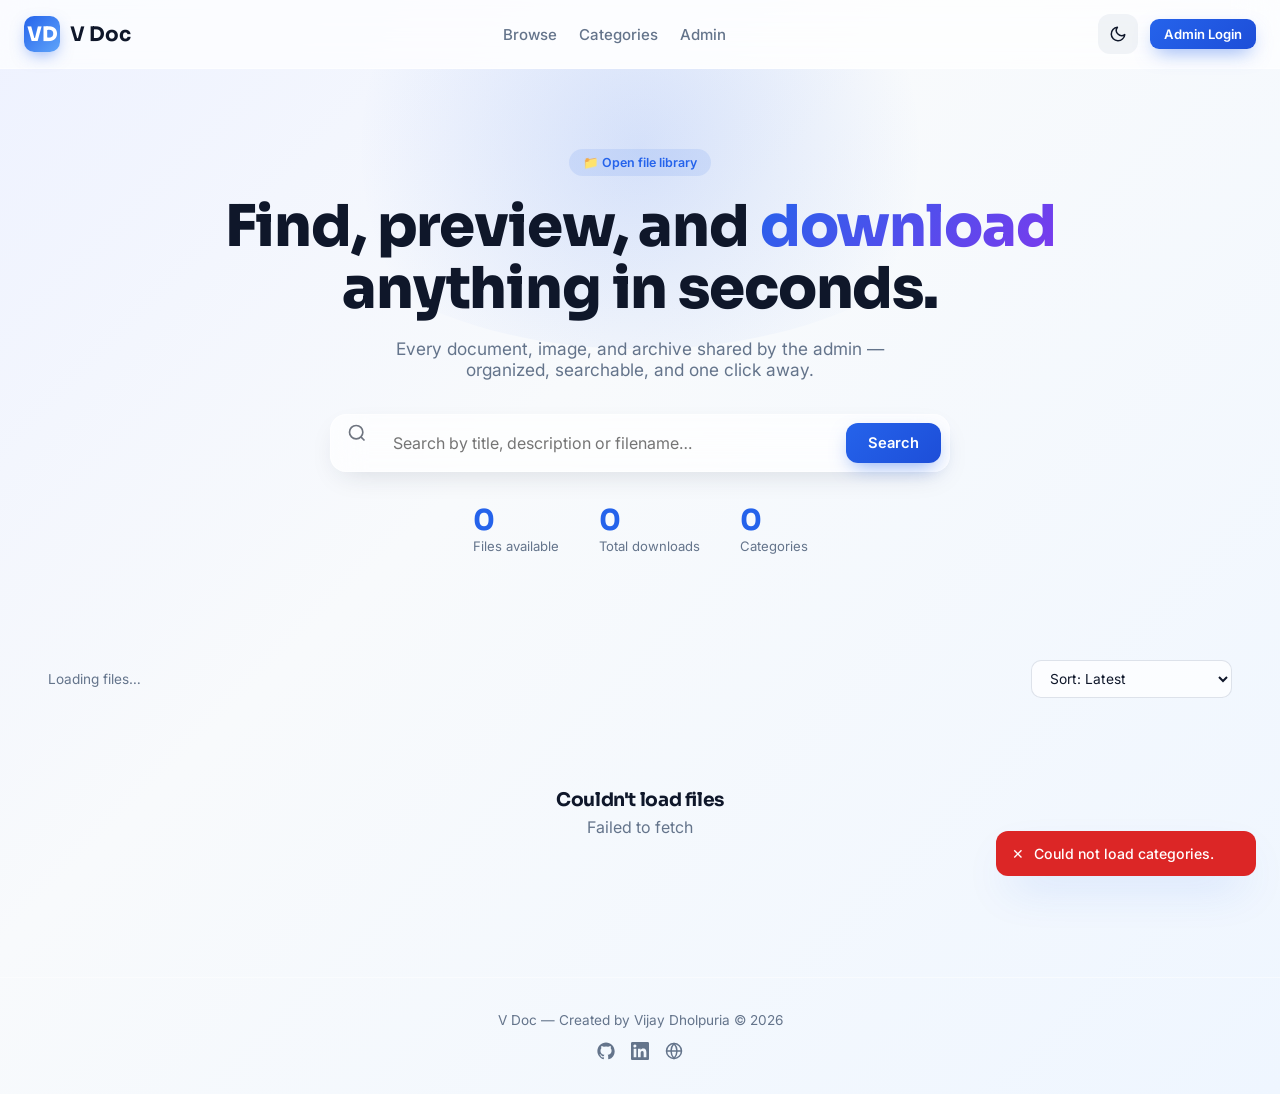
<file: frontend/index.html>
<!DOCTYPE html>
<html lang="en">
<head>
<meta charset="UTF-8">
<meta name="viewport" content="width=device-width, initial-scale=1.0">
<meta name="color-scheme" content="light dark">
<title>V Doc — Browse &amp; Download Files</title>
<link rel="icon" type="image/png" href="./images/logo_aaa17f3a47b6436aa9fff8395fd74966.png">
<link rel="preconnect" href="https://fonts.googleapis.com">
<link href="https://fonts.googleapis.com/css2?family=Sora:wght@600;700;800&family=Inter:wght@400;500;600;700&display=swap" rel="stylesheet">
<link rel="stylesheet" href="./css/style.css">
</head>
<body>

<div class="page-loader"><div class="spinner"></div><p>Loading <span data-site-name>V Doc</span>…</p></div>

<!-- Per-file PIN modal: opens only when View/Download is clicked on a locked
     file, and only for that one file. Verified server-side; once unlocked,
     the file stays unlocked for the rest of the valid session. -->
<div class="pin-gate" id="pinGate" style="display:none">
  <div class="pin-card glass" id="pinCard">
    <button class="icon-btn" id="pinModalClose" aria-label="Close" style="position:absolute;top:14px;right:14px">
      <svg width="16" height="16" viewBox="0 0 24 24" fill="none" stroke="currentColor" stroke-width="2"><path d="M18 6 6 18M6 6l12 12"/></svg>
    </button>
    <div class="pin-lock-icon">
      <svg width="26" height="26" viewBox="0 0 24 24" fill="none" stroke="currentColor" stroke-width="2"><rect x="3" y="11" width="18" height="11" rx="2"/><path d="M7 11V7a5 5 0 0 1 10 0v4"/></svg>
    </div>
    <h2>Protected File</h2>
    <p>"<span id="pinModalFileTitle">this file</span>" requires a 6-digit PIN to access its contents.</p>
    <div class="pin-inputs" id="pinInputs">
      <input type="text" inputmode="numeric" autocomplete="one-time-code" maxlength="1" class="pin-box" aria-label="Digit 1">
      <input type="text" inputmode="numeric" maxlength="1" class="pin-box" aria-label="Digit 2">
      <input type="text" inputmode="numeric" maxlength="1" class="pin-box" aria-label="Digit 3">
      <input type="text" inputmode="numeric" maxlength="1" class="pin-box" aria-label="Digit 4">
      <input type="text" inputmode="numeric" maxlength="1" class="pin-box" aria-label="Digit 5">
      <input type="text" inputmode="numeric" maxlength="1" class="pin-box" aria-label="Digit 6">
    </div>
    <p class="pin-error" id="pinError" style="display:none">Incorrect PIN. Please try again.</p>
    <button class="btn btn-primary btn-block" id="pinSubmitBtn">Unlock</button>
  </div>
</div>

<nav class="navbar">
  <a href="./index.html" class="brand">
    <span class="logo-mark" data-site-logo>VD</span>
    <span data-site-name>V Doc</span>
  </a>
  <div class="nav-links">
    <a href="./#browse">Browse</a>
    <a href="/#categories">Categories</a>
    <a href="./login.html">Admin</a>
  </div>
  <div class="nav-actions">
    <label class="nav-search" style="display:none" id="navSearchWrap">
      <svg width="16" height="16" viewBox="0 0 24 24" fill="none" stroke="currentColor" stroke-width="2"><circle cx="11" cy="11" r="8"/><path d="m21 21-4.35-4.35"/></svg>
      <input type="text" id="navSearchInput" placeholder="Search files…">
    </label>
    <button class="icon-btn" data-theme-toggle aria-label="Toggle dark mode"></button>
    <a href="./login.html" class="btn btn-primary btn-sm">Admin Login</a>
  </div>
</nav>

<header class="hero">
  <div class="hero-eyebrow">📁 Open file library</div>
  <h1>Find, preview, and <span>download</span><br>anything in seconds.</h1>
  <p>Every document, image, and archive shared by the admin — organized, searchable, and one click away.</p>
  <div class="hero-search glass">
    <svg width="20" height="20" viewBox="0 0 24 24" fill="none" stroke="currentColor" stroke-width="2" style="margin-left:8px;flex-shrink:0;opacity:.6"><circle cx="11" cy="11" r="8"/><path d="m21 21-4.35-4.35"/></svg>
    <input type="text" id="heroSearchInput" placeholder="Search by title, description or filename…">
    <button class="btn btn-primary" id="heroSearchBtn">Search</button>
  </div>
  <div class="hero-stats">
    <div class="hero-stat"><div class="num" id="statFiles">—</div><div class="label">Files available</div></div>
    <div class="hero-stat"><div class="num" id="statDownloads">—</div><div class="label">Total downloads</div></div>
    <div class="hero-stat"><div class="num" id="statCats">—</div><div class="label">Categories</div></div>
  </div>
</header>

<main class="section" id="browse">
  <div class="container">
    <div id="categoryChips" class="category-chips"></div>

    <div class="toolbar">
      <span class="result-count" id="resultCount">Loading files…</span>
      <select id="sortSelect">
        <option value="latest">Sort: Latest</option>
        <option value="oldest">Sort: Oldest</option>
        <option value="downloads">Sort: Most Downloaded</option>
        <option value="az">Sort: A–Z</option>
      </select>
    </div>

    <div class="file-grid" id="fileGrid"></div>
  </div>
</main>

<footer class="site-footer">
  <div class="footer-inner">
    <p><span data-site-name>V Doc</span> — Created by Vijay Dholpuria © 2026</p>
    <div class="footer-social">
      <a href="https://github.com/vijaydholpuria" target="_blank" rel="noopener noreferrer" aria-label="GitHub">
        <svg width="18" height="18" viewBox="0 0 24 24" fill="currentColor"><path d="M12 .5C5.73.5.5 5.73.5 12c0 5.08 3.29 9.39 7.86 10.91.57.1.78-.25.78-.55v-1.94c-3.2.7-3.88-1.54-3.88-1.54-.52-1.34-1.28-1.69-1.28-1.69-1.04-.71.08-.7.08-.7 1.16.08 1.77 1.19 1.77 1.19 1.03 1.76 2.7 1.25 3.36.96.1-.75.4-1.25.73-1.54-2.56-.29-5.25-1.28-5.25-5.7 0-1.26.45-2.29 1.19-3.09-.12-.29-.52-1.46.11-3.05 0 0 .97-.31 3.18 1.18a11.05 11.05 0 0 1 5.79 0c2.21-1.49 3.18-1.18 3.18-1.18.63 1.59.23 2.76.11 3.05.74.8 1.19 1.83 1.19 3.09 0 4.43-2.7 5.4-5.27 5.69.42.36.78 1.08.78 2.17v3.22c0 .3.21.66.79.55A10.51 10.51 0 0 0 23.5 12c0-6.27-5.23-11.5-11.5-11.5z"/></svg>
      </a>
      <a href="https://www.linkedin.com/in/vijaykumardholpuria" target="_blank" rel="noopener noreferrer" aria-label="LinkedIn">
        <svg width="18" height="18" viewBox="0 0 24 24" fill="currentColor"><path d="M20.45 20.45h-3.56v-5.57c0-1.33-.02-3.04-1.85-3.04-1.85 0-2.14 1.45-2.14 2.94v5.67H9.34V9h3.42v1.56h.05c.48-.9 1.64-1.85 3.38-1.85 3.61 0 4.28 2.38 4.28 5.47v6.27zM5.34 7.43a2.07 2.07 0 1 1 0-4.13 2.07 2.07 0 0 1 0 4.13zM7.12 20.45H3.56V9h3.56v11.45zM22.22 0H1.77C.79 0 0 .77 0 1.73v20.54C0 23.23.79 24 1.77 24h20.45C23.2 24 24 23.23 24 22.27V1.73C24 .77 23.2 0 22.22 0z"/></svg>
      </a>
      <a href="https://vijaydholpuria.vercel.app/" target="_blank" rel="noopener noreferrer" aria-label="Portfolio">
        <svg width="18" height="18" viewBox="0 0 24 24" fill="none" stroke="currentColor" stroke-width="2"><circle cx="12" cy="12" r="10"/><path d="M2 12h20M12 2a15.3 15.3 0 0 1 4 10 15.3 15.3 0 0 1-4 10 15.3 15.3 0 0 1-4-10 15.3 15.3 0 0 1 4-10z"/></svg>
      </a>
    </div>
  </div>
</footer>

<!-- Preview Modal -->
<div class="modal-overlay" id="previewModal">
  <div class="modal-box glass">
    <div class="modal-head">
      <h3 id="modalTitle">File preview</h3>
      <button class="icon-btn" id="modalClose" aria-label="Close">
        <svg width="18" height="18" viewBox="0 0 24 24" fill="none" stroke="currentColor" stroke-width="2"><path d="M18 6 6 18M6 6l12 12"/></svg>
      </button>
    </div>
    <div class="modal-body">
      <div class="modal-preview" id="modalPreview"></div>
      <p id="modalDesc" style="color:var(--text-muted);font-size:.88rem;margin-bottom:16px;line-height:1.6"></p>
      <div class="modal-meta-grid">
        <div><span>Category</span><span id="modalCat" style="font-weight:600"></span></div>
        <div><span>File size</span><span id="modalSize" style="font-weight:600"></span></div>
        <div><span>Uploaded</span><span id="modalDate" style="font-weight:600"></span></div>
        <div><span>Downloads</span><span id="modalDownloads" style="font-weight:600"></span></div>
      </div>
    </div>
    <div class="modal-foot">
      <button class="btn btn-outline btn-block" id="modalCloseBtn">Close</button>
      <a class="btn btn-primary btn-block" id="modalDownloadBtn" href="#">Download</a>
    </div>
  </div>
</div>

<script src="./js/common.js"></script>
<script src="./js/app.js"></script>
</body>
</html>
</file>
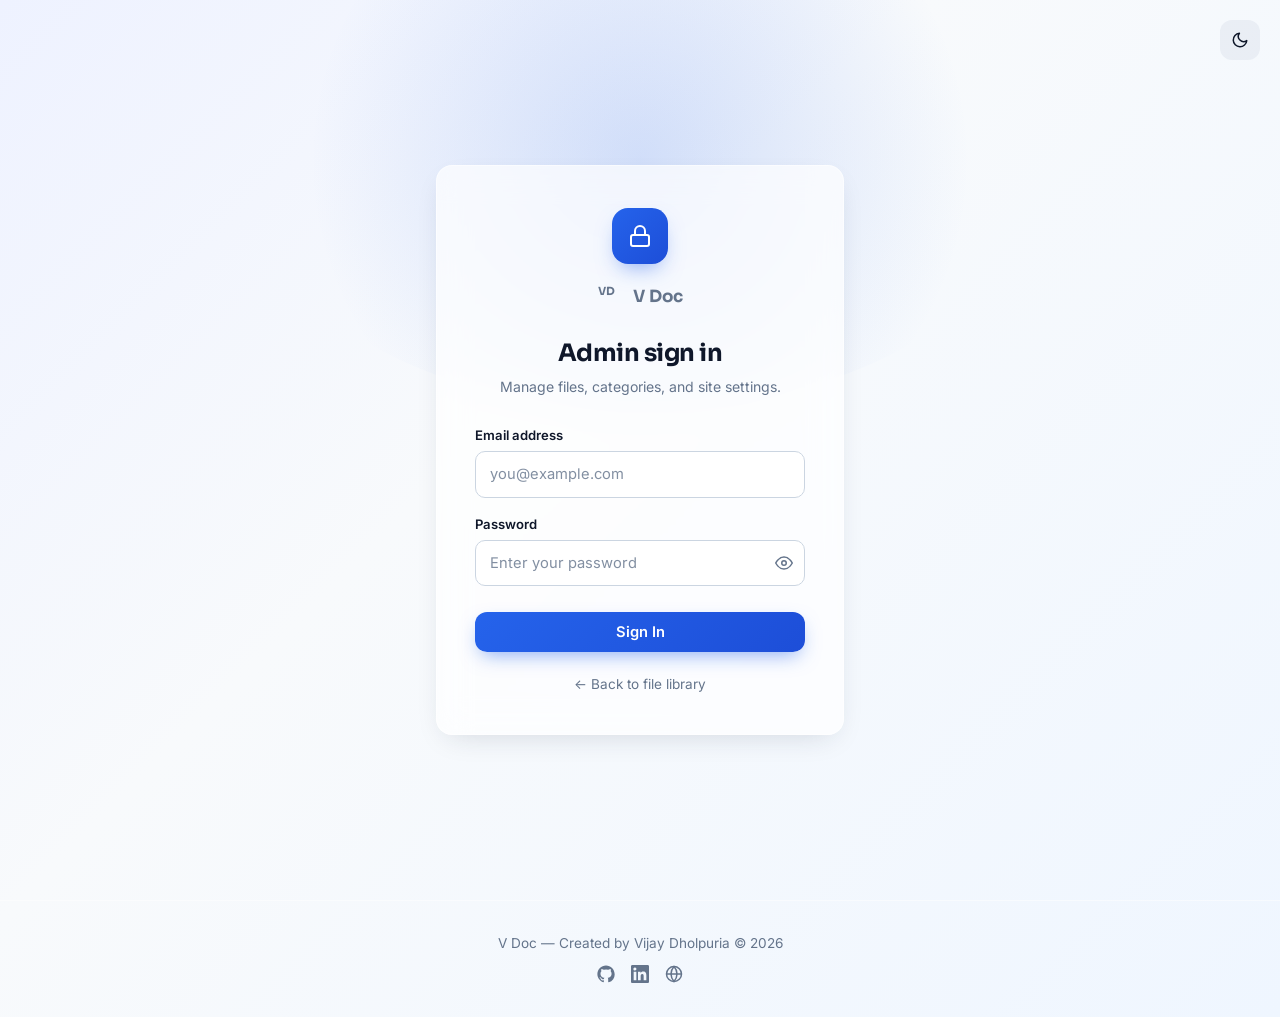
<file: frontend/admin.html>
<!DOCTYPE html>
<html lang="en">
<head>
<meta charset="UTF-8">
<meta name="viewport" content="width=device-width, initial-scale=1.0">
<meta name="color-scheme" content="light dark">
<title>Admin Dashboard — V Doc</title>
<link rel="icon" type="image/png" href="./images/logo_aaa17f3a47b6436aa9fff8395fd74966.png">
<link rel="preconnect" href="https://fonts.googleapis.com">
<link href="https://fonts.googleapis.com/css2?family=Sora:wght@600;700;800&family=Inter:wght@400;500;600;700&display=swap" rel="stylesheet">
<link rel="stylesheet" href="./css/style.css">
<link rel="stylesheet" href="./css/admin.css">
</head>
<body>

<div class="page-loader"><div class="spinner"></div><p>Loading dashboard…</p></div>
<div class="sidebar-overlay" id="sidebarOverlay"></div>

<div class="admin-shell">
  <aside class="sidebar glass" id="sidebar">
    <div class="sidebar-brand"><span class="logo-mark" data-site-logo>VD</span><span data-site-name>V Doc</span></div>

    <div class="sidebar-section-label">Menu</div>
    <a href="#" class="side-link active" data-view="dashboard">
      <svg width="18" height="18" viewBox="0 0 24 24" fill="none" stroke="currentColor" stroke-width="2"><rect x="3" y="3" width="7" height="9"/><rect x="14" y="3" width="7" height="5"/><rect x="14" y="12" width="7" height="9"/><rect x="3" y="16" width="7" height="5"/></svg>
      Dashboard
    </a>
    <a href="#" class="side-link" data-view="upload">
      <svg width="18" height="18" viewBox="0 0 24 24" fill="none" stroke="currentColor" stroke-width="2"><path d="M21 15v4a2 2 0 0 1-2 2H5a2 2 0 0 1-2-2v-4"/><path d="M17 8l-5-5-5 5"/><path d="M12 3v12"/></svg>
      Upload File
    </a>
    <a href="#" class="side-link" data-view="files">
      <svg width="18" height="18" viewBox="0 0 24 24" fill="none" stroke="currentColor" stroke-width="2"><path d="M14 2H6a2 2 0 0 0-2 2v16a2 2 0 0 0 2 2h12a2 2 0 0 0 2-2V8z"/><path d="M14 2v6h6"/></svg>
      Manage Files
    </a>
    <a href="#" class="side-link" data-view="categories">
      <svg width="18" height="18" viewBox="0 0 24 24" fill="none" stroke="currentColor" stroke-width="2"><path d="M4 4h6l2 2h8v12H4z"/></svg>
      Categories
    </a>
    <a href="#" class="side-link" data-view="settings">
      <svg width="18" height="18" viewBox="0 0 24 24" fill="none" stroke="currentColor" stroke-width="2"><circle cx="12" cy="12" r="3"/><path d="M19.4 15a1.65 1.65 0 0 0 .33 1.82l.06.06a2 2 0 1 1-2.83 2.83l-.06-.06a1.65 1.65 0 0 0-1.82-.33 1.65 1.65 0 0 0-1 1.51V21a2 2 0 0 1-4 0v-.09A1.65 1.65 0 0 0 9 19.4a1.65 1.65 0 0 0-1.82.33l-.06.06a2 2 0 1 1-2.83-2.83l.06-.06a1.65 1.65 0 0 0 .33-1.82 1.65 1.65 0 0 0-1.51-1H3a2 2 0 0 1 0-4h.09A1.65 1.65 0 0 0 4.6 9a1.65 1.65 0 0 0-.33-1.82l-.06-.06a2 2 0 1 1 2.83-2.83l.06.06a1.65 1.65 0 0 0 1.82.33H9a1.65 1.65 0 0 0 1-1.51V3a2 2 0 0 1 4 0v.09a1.65 1.65 0 0 0 1 1.51 1.65 1.65 0 0 0 1.82-.33l.06-.06a2 2 0 1 1 2.83 2.83l-.06.06a1.65 1.65 0 0 0-.33 1.82V9a1.65 1.65 0 0 0 1.51 1H21a2 2 0 0 1 0 4h-.09a1.65 1.65 0 0 0-1.51 1z"/></svg>
      Settings
    </a>

    <div class="sidebar-footer">
      <a href="./index.html" class="side-link"><svg width="18" height="18" viewBox="0 0 24 24" fill="none" stroke="currentColor" stroke-width="2"><path d="M3 9l9-7 9 7v11a2 2 0 0 1-2 2H5a2 2 0 0 1-2-2z"/></svg>View Site</a>
      <a href="#" class="side-link" id="logoutBtn"><svg width="18" height="18" viewBox="0 0 24 24" fill="none" stroke="currentColor" stroke-width="2"><path d="M9 21H5a2 2 0 0 1-2-2V5a2 2 0 0 1 2-2h4"/><path d="M16 17l5-5-5-5"/><path d="M21 12H9"/></svg>Logout</a>
    </div>
  </aside>

  <div class="admin-main">
    <header class="admin-topbar">
      <div class="topbar-left">
        <button class="icon-btn sidebar-toggle" id="sidebarToggle" aria-label="Toggle menu">
          <svg width="20" height="20" viewBox="0 0 24 24" fill="none" stroke="currentColor" stroke-width="2"><path d="M3 12h18M3 6h18M3 18h18"/></svg>
        </button>
        <h1 id="pageTitle">Dashboard</h1>
      </div>
      <div class="topbar-right">
        <div class="topbar-stat"><div class="num" id="topStorage">—</div><div class="label">Storage used</div></div>
        <div class="topbar-stat"><div class="num" id="topDownloads">—</div><div class="label">Downloads</div></div>
        <button class="icon-btn" data-theme-toggle aria-label="Toggle dark mode"></button>
        <button class="icon-btn" aria-label="Notifications">
          <svg width="18" height="18" viewBox="0 0 24 24" fill="none" stroke="currentColor" stroke-width="2"><path d="M18 8A6 6 0 0 0 6 8c0 7-3 9-3 9h18s-3-2-3-9"/><path d="M13.73 21a2 2 0 0 1-3.46 0"/></svg>
        </button>
        <div class="avatar" id="avatarInitial">A</div>
      </div>
    </header>

    <div class="admin-content">

      <!-- ===== Dashboard view ===== -->
      <section class="admin-view active" id="view-dashboard">
        <div class="stats-grid">
          <div class="glass stat-card">
            <div class="stat-card-top"><div class="stat-icon" style="background:#2563EB"><svg width="20" height="20" viewBox="0 0 24 24" fill="none" stroke="#fff" stroke-width="2"><path d="M14 2H6a2 2 0 0 0-2 2v16a2 2 0 0 0 2 2h12a2 2 0 0 0 2-2V8z"/><path d="M14 2v6h6"/></svg></div></div>
            <div class="stat-value" id="dTotalFiles">0</div><div class="stat-label">Total Files</div>
          </div>
          <div class="glass stat-card">
            <div class="stat-card-top"><div class="stat-icon" style="background:#16A34A"><svg width="20" height="20" viewBox="0 0 24 24" fill="none" stroke="#fff" stroke-width="2"><path d="M21 15v4a2 2 0 0 1-2 2H5a2 2 0 0 1-2-2v-4"/><path d="M7 10l5 5 5-5"/><path d="M12 15V3"/></svg></div></div>
            <div class="stat-value" id="dTotalDownloads">0</div><div class="stat-label">Total Downloads</div>
          </div>
          <div class="glass stat-card">
            <div class="stat-card-top"><div class="stat-icon" style="background:#D97706"><svg width="20" height="20" viewBox="0 0 24 24" fill="none" stroke="#fff" stroke-width="2"><rect x="3" y="4" width="18" height="18" rx="2"/><path d="M16 2v4M8 2v4M3 10h18"/></svg></div></div>
            <div class="stat-value" id="dTodayUploads">0</div><div class="stat-label">Today's Uploads</div>
          </div>
          <div class="glass stat-card">
            <div class="stat-card-top"><div class="stat-icon" style="background:#7C3AED"><svg width="20" height="20" viewBox="0 0 24 24" fill="none" stroke="#fff" stroke-width="2"><path d="M4 4h6l2 2h8v12H4z"/></svg></div></div>
            <div class="stat-value" id="dTotalCats">0</div><div class="stat-label">Categories</div>
          </div>
          <div class="glass stat-card">
            <div class="stat-card-top"><div class="stat-icon" style="background:#DB2777"><svg width="20" height="20" viewBox="0 0 24 24" fill="none" stroke="#fff" stroke-width="2"><ellipse cx="12" cy="5" rx="9" ry="3"/><path d="M3 5v14a9 3 0 0 0 18 0V5"/></svg></div></div>
            <div class="stat-value" id="dStorageUsed">0 B</div><div class="stat-label">Storage Used</div>
          </div>
        </div>

        <div class="panel glass">
          <div class="panel-head">
            <h3>Recent Uploads</h3>
            <a href="#" class="btn btn-outline btn-sm" data-view-link="files">View all</a>
          </div>
          <div class="table-wrap">
            <table class="data-table">
              <thead><tr><th>File</th><th>Category</th><th>Size</th><th>Uploaded</th><th>Downloads</th></tr></thead>
              <tbody id="recentUploadsBody"></tbody>
            </table>
          </div>
        </div>
      </section>

      <!-- ===== Upload view ===== -->
      <section class="admin-view" id="view-upload">
        <div class="panel glass" style="max-width:640px">
          <div class="panel-head"><h3>Upload a new file</h3></div>
          <form id="uploadForm">
            <div class="dropzone" id="dropzone">
              <svg width="40" height="40" viewBox="0 0 24 24" fill="none" stroke="currentColor" stroke-width="1.8"><path d="M21 15v4a2 2 0 0 1-2 2H5a2 2 0 0 1-2-2v-4"/><path d="M17 8l-5-5-5 5"/><path d="M12 3v12"/></svg>
              <div><span class="browse-text">Click to browse</span> or drag &amp; drop</div>
              <p>Any file type · up to 1 GB</p>
              <input type="file" id="fileInput" hidden>
            </div>
            <div class="file-chosen" id="fileChosen">
              <div class="file-icon" id="chosenIcon" style="width:38px;height:38px;font-size:.6rem">FILE</div>
              <div style="flex:1;min-width:0">
                <div class="name" id="chosenName">—</div>
                <div class="size" id="chosenSize">—</div>
              </div>
              <button type="button" class="icon-btn" id="clearFile" aria-label="Remove file"><svg width="16" height="16" viewBox="0 0 24 24" fill="none" stroke="currentColor" stroke-width="2"><path d="M18 6 6 18M6 6l12 12"/></svg></button>
            </div>

            <div class="form-group" style="margin-top:18px">
              <label for="uploadTitle">Title</label>
              <input type="text" id="uploadTitle" class="form-control" placeholder="e.g. Chapter 3 Notes" required>
            </div>
            <div class="form-group">
              <label for="uploadDesc">Description</label>
              <textarea id="uploadDesc" class="form-control" placeholder="Briefly describe this file…"></textarea>
            </div>
            <div class="form-group">
              <label for="uploadCategory">Category</label>
              <select id="uploadCategory" class="form-control"></select>
            </div>

            <div class="form-group pin-field-group">
              <label for="uploadPin">Secure Access PIN <span class="hint">(6 digits — required to protect this file)</span></label>
              <div class="pin-input-row">
                <input type="password" id="uploadPin" class="form-control pin-text-input" inputmode="numeric" maxlength="6" placeholder="● ● ● ● ● ●" autocomplete="off">
                <button type="button" class="icon-btn" id="togglePinVisibility" aria-label="Show PIN">
                  <svg width="18" height="18" viewBox="0 0 24 24" fill="none" stroke="currentColor" stroke-width="2"><path d="M1 12s4-8 11-8 11 8 11 8-4 8-11 8-11-8-11-8z"/><circle cx="12" cy="12" r="3"/></svg>
                </button>
              </div>
              <p class="hint">Digits only, exactly 6 characters. Visitors must enter this PIN before they can view or download this file.</p>
            </div>
            <div class="form-group pin-field-group">
              <label for="uploadPinConfirm">Confirm PIN</label>
              <input type="password" id="uploadPinConfirm" class="form-control pin-text-input" inputmode="numeric" maxlength="6" placeholder="● ● ● ● ● ●" autocomplete="off">
            </div>

            <div class="progress-wrap" id="progressWrap">
              <div class="progress-bar-track"><div class="progress-bar-fill" id="progressFill"></div></div>
              <div class="progress-label"><span id="progressText">Uploading…</span><span id="progressPct">0%</span></div>
            </div>

            <button type="submit" class="btn btn-primary btn-block" id="uploadBtn" style="margin-top:18px">Upload File</button>
          </form>
        </div>
      </section>

      <!-- ===== Manage Files view ===== -->
      <section class="admin-view" id="view-files">
        <div class="panel glass">
          <div class="panel-head">
            <h3>Manage Files</h3>
            <div style="display:flex;gap:10px">
              <input type="text" id="manageSearch" class="form-control" placeholder="Search files…" style="width:220px">
              <button class="btn btn-primary btn-sm" data-view-link="upload">+ Upload</button>
            </div>
          </div>
          <div class="table-wrap">
            <table class="data-table">
              <thead><tr><th>File</th><th>Category</th><th>Size</th><th>Uploaded</th><th>Downloads</th><th>Protection</th><th>Actions</th></tr></thead>
              <tbody id="manageFilesBody"></tbody>
            </table>
          </div>
        </div>
      </section>

      <!-- ===== Categories view ===== -->
      <section class="admin-view" id="view-categories">
        <div class="panel glass">
          <div class="panel-head">
            <h3>Categories</h3>
            <button class="btn btn-primary btn-sm" id="addCategoryBtn">+ New Category</button>
          </div>
          <div id="categoryAddRow" style="display:none;gap:10px;margin-bottom:18px" class="form-row">
            <input type="text" id="newCategoryName" class="form-control" placeholder="Category name">
            <div style="display:flex;gap:8px">
              <button class="btn btn-primary" id="saveCategoryBtn">Save</button>
              <button class="btn btn-outline" id="cancelCategoryBtn">Cancel</button>
            </div>
          </div>
          <div class="category-grid" id="categoryGrid"></div>
        </div>
      </section>

      <!-- ===== Settings view ===== -->
      <section class="admin-view" id="view-settings">
        <div class="settings-grid">
          <div class="panel glass">
            <div class="panel-head"><h3>Site Settings</h3></div>
            <div class="form-group">
              <label>Website name</label>
              <input type="text" id="settingsName" class="form-control">
            </div>
            <div class="form-group">
              <label>Logo</label>
              <div style="display:flex;align-items:center;gap:14px">
                <img id="logoPreview" class="logo-preview" src="" alt="Logo preview">
                <input type="file" id="logoInput" accept="image/*" hidden>
                <button type="button" class="btn btn-outline btn-sm" id="logoBtn">Change logo</button>
              </div>
            </div>
            <div class="form-group">
              <label>Theme</label>
              <div class="theme-toggle-row">
                <div class="theme-option" data-theme-option="light">☀️ Light</div>
                <div class="theme-option" data-theme-option="dark">🌙 Dark</div>
              </div>
            </div>
            <div class="form-group">
              <label>Primary color</label>
              <div class="color-swatches" id="colorSwatches"></div>
            </div>
            <button class="btn btn-primary" id="saveSettingsBtn" style="margin-top:8px">Save Settings</button>
          </div>

          <div class="panel glass">
            <div class="panel-head"><h3>Change Password</h3></div>
            <div class="form-group">
              <label>Current password</label>
              <input type="password" id="currentPw" class="form-control">
            </div>
            <div class="form-group">
              <label>New password</label>
              <input type="password" id="newPw" class="form-control">
              <p class="hint">At least 6 characters.</p>
            </div>
            <button class="btn btn-primary" id="changePwBtn">Update Password</button>
          </div>

          <div class="panel glass" style="grid-column:1/-1">
            <div class="panel-head">
              <h3>File Access PINs</h3>
              <span class="badge">Per-file</span>
            </div>
            <p style="color:var(--text-muted);font-size:.86rem;line-height:1.6">
              Every file is protected by its own 6-digit PIN, set when it's uploaded. Visitors must enter a file's PIN before they can view or download it — go to <a href="#" data-view-link="files" style="color:var(--primary);font-weight:600">Manage Files</a> to change a file's PIN or see which files are protected.
            </p>
          </div>
        </div>
      </section>

    </div>
  </div>
</div>

<!-- Edit file modal -->
<div class="modal-overlay" id="editModal">
  <div class="modal-box glass" style="max-width:480px">
    <div class="modal-head"><h3>Edit File</h3><button class="icon-btn" id="editModalClose"><svg width="18" height="18" viewBox="0 0 24 24" fill="none" stroke="currentColor" stroke-width="2"><path d="M18 6 6 18M6 6l12 12"/></svg></button></div>
    <div class="modal-body">
      <input type="hidden" id="editFileId">
      <div class="form-group"><label>Title</label><input type="text" id="editTitle" class="form-control"></div>
      <div class="form-group"><label>Description</label><textarea id="editDesc" class="form-control"></textarea></div>
      <div class="form-group"><label>Category</label><select id="editCategory" class="form-control"></select></div>
    </div>
    <div class="modal-foot">
      <button class="btn btn-outline btn-block" id="editCancelBtn">Cancel</button>
      <button class="btn btn-primary btn-block" id="editSaveBtn">Save Changes</button>
    </div>
  </div>
</div>

<!-- Change PIN modal -->
<div class="modal-overlay" id="changePinModal">
  <div class="modal-box glass" style="max-width:420px">
    <div class="modal-head"><h3>Change Access PIN</h3><button class="icon-btn" id="changePinModalClose"><svg width="18" height="18" viewBox="0 0 24 24" fill="none" stroke="currentColor" stroke-width="2"><path d="M18 6 6 18M6 6l12 12"/></svg></button></div>
    <div class="modal-body">
      <input type="hidden" id="changePinFileId">
      <p style="color:var(--text-muted);font-size:.85rem;margin-bottom:16px">Set a new 6-digit PIN for "<span id="changePinFileTitle"></span>". The old PIN will stop working immediately, and anyone who unlocked this file this session will need to re-enter the new PIN.</p>
      <div class="form-group">
        <label for="newPinValue">New 6-digit PIN</label>
        <input type="text" id="newPinValue" class="form-control" inputmode="numeric" maxlength="6" placeholder="● ● ● ● ● ●">
      </div>
      <div class="form-group">
        <label for="confirmPinValue">Confirm PIN</label>
        <input type="text" id="confirmPinValue" class="form-control" inputmode="numeric" maxlength="6" placeholder="● ● ● ● ● ●">
      </div>
    </div>
    <div class="modal-foot">
      <button class="btn btn-outline btn-block" id="changePinCancelBtn">Cancel</button>
      <button class="btn btn-primary btn-block" id="changePinSaveBtn">Update PIN</button>
    </div>
  </div>
</div>

<!-- Confirm delete modal -->
<div class="modal-overlay confirm-modal" id="confirmModal">
  <div class="modal-box glass">
    <div class="modal-body" style="text-align:center;padding-top:30px">
      <div class="confirm-icon"><svg width="24" height="24" viewBox="0 0 24 24" fill="none" stroke="currentColor" stroke-width="2"><path d="M3 6h18M8 6V4a2 2 0 0 1 2-2h4a2 2 0 0 1 2 2v2m3 0v14a2 2 0 0 1-2 2H7a2 2 0 0 1-2-2V6h14z"/></svg></div>
      <h3 id="confirmTitle">Delete this item?</h3>
      <p id="confirmMessage" style="color:var(--text-muted);font-size:.88rem;margin-top:6px">This action cannot be undone.</p>
    </div>
    <div class="modal-foot">
      <button class="btn btn-outline btn-block" id="confirmCancelBtn">Cancel</button>
      <button class="btn btn-danger btn-block" id="confirmOkBtn">Delete</button>
    </div>
  </div>
</div>

<script src="./js/common.js"></script>
<script src="./js/admin.js"></script>
</body>
</html>
</file>
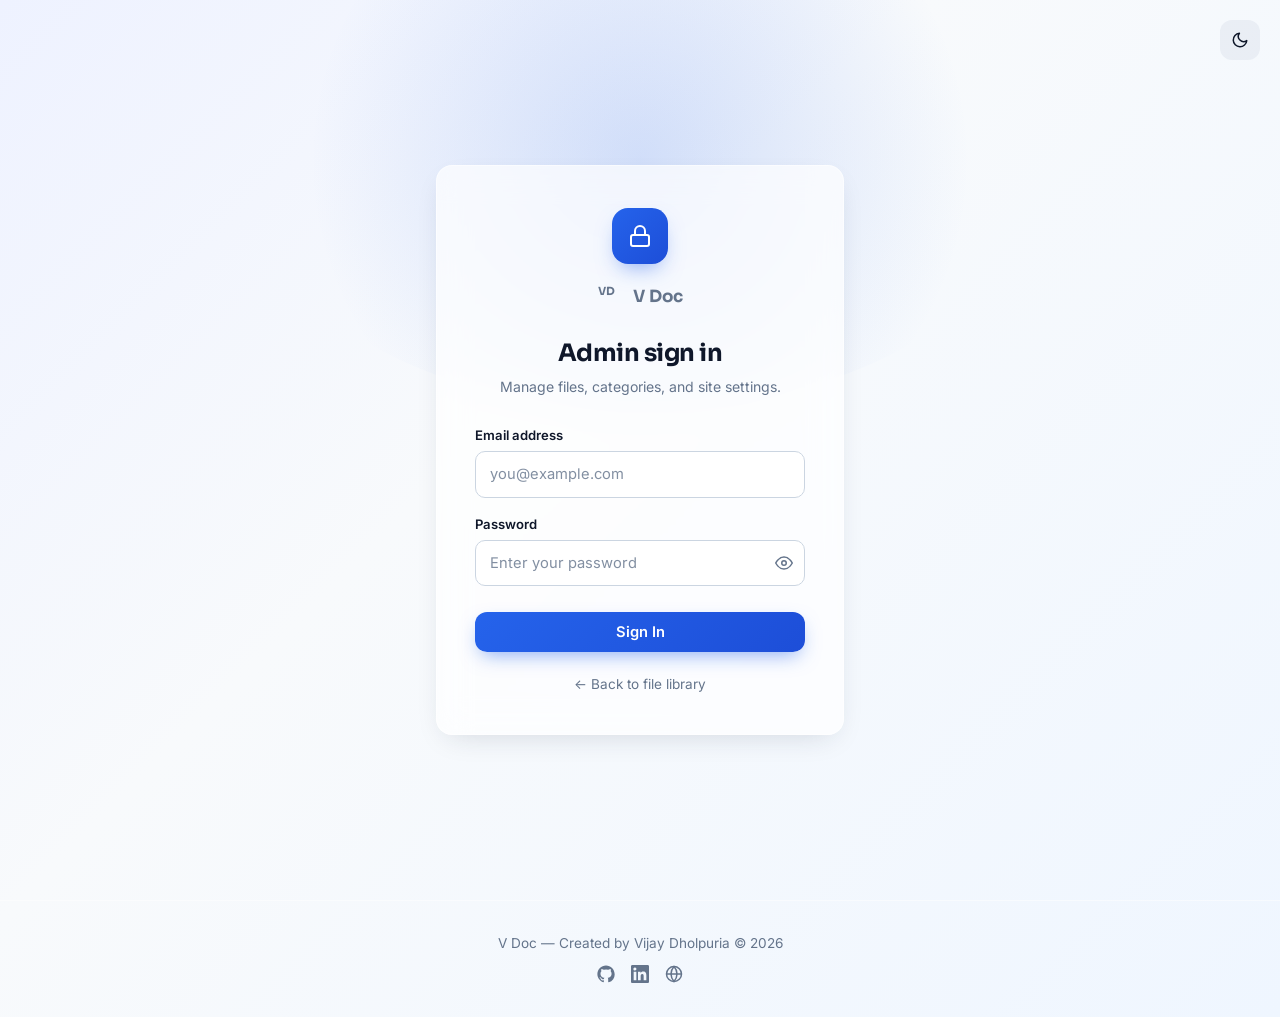
<file: frontend/login.html>
<!DOCTYPE html>
<html lang="en">
<head>
<meta charset="UTF-8">
<meta name="viewport" content="width=device-width, initial-scale=1.0">
<meta name="color-scheme" content="light dark">
<title>Admin Login — V Doc</title>
<link rel="icon" type="image/png" href="./images/logo_aaa17f3a47b6436aa9fff8395fd74966.png">
<link rel="preconnect" href="https://fonts.googleapis.com">
<link href="https://fonts.googleapis.com/css2?family=Sora:wght@600;700;800&family=Inter:wght@400;500;600;700&display=swap" rel="stylesheet">
<link rel="stylesheet" href="./css/style.css">
<style>
  .login-wrap { min-height: 100vh; display: flex; align-items: center; justify-content: center; padding: 24px; position: relative; }
  .login-wrap::before {
    content: ""; position: absolute; top: -10%; left: 50%; transform: translateX(-50%);
    width: 800px; height: 500px; border-radius: 50%;
    background: radial-gradient(circle, rgba(37,99,235,0.18), transparent 70%); z-index: -1;
  }
  .login-card { width: 100%; max-width: 408px; padding: 42px 38px; animation: fadeInUp .5s ease both; }
  .login-lock-icon {
    width: 56px; height: 56px; border-radius: 16px; margin: 0 auto 20px;
    display: flex; align-items: center; justify-content: center;
    background: linear-gradient(135deg, var(--primary), var(--primary-dark)); color: #fff;
    box-shadow: 0 10px 22px -8px rgba(37, 99, 235, 0.55);
  }
  .login-brand { display: flex; align-items: center; gap: 9px; justify-content: center; margin-bottom: 28px; font-family: var(--font-display); font-weight: 700; font-size: 1.05rem; color: var(--text-muted); }
  .login-brand .logo-mark { width: 26px; height: 26px; border-radius: 7px; font-size: 0.7rem; }
  .login-card h2 { text-align: center; font-size: 1.5rem; margin-bottom: 8px; }
  .login-card > p.sub { text-align: center; color: var(--text-muted); font-size: .88rem; margin-bottom: 30px; line-height: 1.5; }
  .login-card form .form-group:last-of-type { margin-bottom: 26px; }
  .password-field { position: relative; }
  .password-field .form-control { padding-right: 44px; }
  .password-toggle { position: absolute; right: 12px; top: 50%; transform: translateY(-50%); color: var(--text-muted); display: flex; }
  .back-home { display: block; text-align: center; margin-top: 24px; font-size: .85rem; color: var(--text-muted); }
  .back-home:hover { color: var(--primary); }
  .top-right-toggle { position: fixed; top: 20px; right: 20px; }
</style>
</head>
<body>

<div class="page-loader"><div class="spinner"></div><p>Loading…</p></div>

<button class="icon-btn top-right-toggle" data-theme-toggle aria-label="Toggle dark mode"></button>

<div class="login-wrap">
  <div class="login-card glass">
    <div class="login-lock-icon">
      <svg width="24" height="24" viewBox="0 0 24 24" fill="none" stroke="currentColor" stroke-width="2"><rect x="3" y="11" width="18" height="11" rx="2"/><path d="M7 11V7a5 5 0 0 1 10 0v4"/></svg>
    </div>
    <div class="login-brand"><span class="logo-mark" data-site-logo>VD</span><span data-site-name>V Doc</span></div>
    <h2>Admin sign in</h2>
    <p class="sub">Manage files, categories, and site settings.</p>

    <form id="loginForm">
      <div class="form-group">
        <label for="email">Email address</label>
        <input type="email" id="email" class="form-control" placeholder="you@example.com" required autocomplete="username">
      </div>
      <div class="form-group">
        <label for="password">Password</label>
        <div class="password-field">
          <input type="password" id="password" class="form-control" placeholder="Enter your password" required autocomplete="current-password">
          <button type="button" class="password-toggle" id="togglePw" aria-label="Show password">
            <svg width="18" height="18" viewBox="0 0 24 24" fill="none" stroke="currentColor" stroke-width="2"><path d="M1 12s4-8 11-8 11 8 11 8-4 8-11 8-11-8-11-8z"/><circle cx="12" cy="12" r="3"/></svg>
          </button>
        </div>
      </div>
      <button type="submit" class="btn btn-primary btn-block" id="loginBtn">Sign In</button>
    </form>

    <a href="./index.html" class="back-home">← Back to file library</a>
  </div>
</div>

<footer class="site-footer">
  <div class="footer-inner">
    <p><span data-site-name>V Doc</span> — Created by Vijay Dholpuria © 2026</p>
    <div class="footer-social">
      <a href="https://github.com/vijaydholpuria" target="_blank" rel="noopener noreferrer" aria-label="GitHub">
        <svg width="18" height="18" viewBox="0 0 24 24" fill="currentColor"><path d="M12 .5C5.73.5.5 5.73.5 12c0 5.08 3.29 9.39 7.86 10.91.57.1.78-.25.78-.55v-1.94c-3.2.7-3.88-1.54-3.88-1.54-.52-1.34-1.28-1.69-1.28-1.69-1.04-.71.08-.7.08-.7 1.16.08 1.77 1.19 1.77 1.19 1.03 1.76 2.7 1.25 3.36.96.1-.75.4-1.25.73-1.54-2.56-.29-5.25-1.28-5.25-5.7 0-1.26.45-2.29 1.19-3.09-.12-.29-.52-1.46.11-3.05 0 0 .97-.31 3.18 1.18a11.05 11.05 0 0 1 5.79 0c2.21-1.49 3.18-1.18 3.18-1.18.63 1.59.23 2.76.11 3.05.74.8 1.19 1.83 1.19 3.09 0 4.43-2.7 5.4-5.27 5.69.42.36.78 1.08.78 2.17v3.22c0 .3.21.66.79.55A10.51 10.51 0 0 0 23.5 12c0-6.27-5.23-11.5-11.5-11.5z"/></svg>
      </a>
      <a href="https://www.linkedin.com/in/vijaykumardholpuria" target="_blank" rel="noopener noreferrer" aria-label="LinkedIn">
        <svg width="18" height="18" viewBox="0 0 24 24" fill="currentColor"><path d="M20.45 20.45h-3.56v-5.57c0-1.33-.02-3.04-1.85-3.04-1.85 0-2.14 1.45-2.14 2.94v5.67H9.34V9h3.42v1.56h.05c.48-.9 1.64-1.85 3.38-1.85 3.61 0 4.28 2.38 4.28 5.47v6.27zM5.34 7.43a2.07 2.07 0 1 1 0-4.13 2.07 2.07 0 0 1 0 4.13zM7.12 20.45H3.56V9h3.56v11.45zM22.22 0H1.77C.79 0 0 .77 0 1.73v20.54C0 23.23.79 24 1.77 24h20.45C23.2 24 24 23.23 24 22.27V1.73C24 .77 23.2 0 22.22 0z"/></svg>
      </a>
      <a href="https://vijaydholpuria.vercel.app/" target="_blank" rel="noopener noreferrer" aria-label="Portfolio">
        <svg width="18" height="18" viewBox="0 0 24 24" fill="none" stroke="currentColor" stroke-width="2"><circle cx="12" cy="12" r="10"/><path d="M2 12h20M12 2a15.3 15.3 0 0 1 4 10 15.3 15.3 0 0 1-4 10 15.3 15.3 0 0 1-4-10 15.3 15.3 0 0 1 4-10z"/></svg>
      </a>
    </div>
  </div>
</footer>
<script src="./js/common.js"></script>
<script src="./js/auth.js"></script>
</body>
</html>
</file>
<file: frontend/css/style.css>
/* ==========================================================================
   V Doc — Public site styles
   Design tokens follow the brief exactly:
   primary #2563EB · secondary #1E293B · bg #F8FAFC · 16px radius, glass cards
   ========================================================================== */

:root {
  --primary: #2563EB;
  --primary-dark: #1D4ED8;
  --primary-light: #60A5FA;
  --secondary: #1E293B;
  --bg: #F8FAFC;
  --bg-gradient: linear-gradient(135deg, #EEF2FF 0%, #F8FAFC 40%, #EFF6FF 100%);
  --card-bg: rgba(255, 255, 255, 0.7);
  --card-border: rgba(255, 255, 255, 0.5);
  --text-main: #0F172A;
  --text-muted: #64748B;
  --input-bg: #FFFFFF;
  --input-border: #CBD5E1;
  --radius: 16px;
  --radius-sm: 10px;
  --shadow: 0 10px 30px -12px rgba(30, 41, 59, 0.18);
  --shadow-lg: 0 20px 45px -15px rgba(37, 99, 235, 0.25);
  --success: #16A34A;
  --danger: #DC2626;
  --warning: #D97706;
  --font-display: 'Sora', 'Segoe UI', sans-serif;
  --font-body: 'Inter', 'Segoe UI', sans-serif;
  --transition: 200ms cubic-bezier(0.4, 0, 0.2, 1);
  /* Tell the browser we explicitly support both schemes ourselves, so it
     doesn't apply its own "smart"/forced dark-mode color inversion on top
     of our CSS (that's what causes gradients to shift toward odd hues). */
  color-scheme: light;
}

[data-theme="dark"] {
  --bg: #0B1220;
  --bg-gradient: linear-gradient(135deg, #0B1220 0%, #111827 45%, #0B1220 100%);
  --card-bg: rgba(30, 41, 59, 0.55);
  --card-border: rgba(148, 163, 184, 0.15);
  --text-main: #F1F5F9;
  --text-muted: #94A3B8;
  --input-bg: #1E293B;
  --input-border: #334155;
  --shadow: 0 10px 30px -12px rgba(0, 0, 0, 0.5);
  color-scheme: dark;
}

* { box-sizing: border-box; margin: 0; padding: 0; }

html { scroll-behavior: smooth; }

body {
  font-family: var(--font-body);
  background: var(--bg-gradient);
  color: var(--text-main);
  min-height: 100vh;
  transition: background var(--transition), color var(--transition);
  -webkit-font-smoothing: antialiased;
}

h1, h2, h3, h4 { font-family: var(--font-display); letter-spacing: -0.02em; }

a { color: inherit; text-decoration: none; }
img { max-width: 100%; display: block; }
button { font-family: inherit; cursor: pointer; border: none; background: none; }
input, select, textarea { font-family: inherit; }

:focus-visible {
  outline: 2px solid var(--primary);
  outline-offset: 2px;
  border-radius: 4px;
}

@media (prefers-reduced-motion: reduce) {
  *, *::before, *::after { animation-duration: 0.01ms !important; transition-duration: 0.01ms !important; }
}

.container { max-width: 1240px; margin: 0 auto; padding: 0 24px; }

/* ---------- Glass card ---------- */
.glass {
  background: var(--card-bg);
  border: 1px solid var(--card-border);
  backdrop-filter: blur(16px);
  -webkit-backdrop-filter: blur(16px);
  border-radius: var(--radius);
  box-shadow: var(--shadow);
}

/* ---------- Navbar ---------- */
.navbar {
  position: sticky; top: 0; z-index: 100;
  display: flex; align-items: center; justify-content: space-between;
  padding: 14px 24px;
  background: var(--card-bg);
  backdrop-filter: blur(20px); -webkit-backdrop-filter: blur(20px);
  border-bottom: 1px solid var(--card-border);
}
.navbar .brand { display: flex; align-items: center; gap: 10px; font-family: var(--font-display); font-weight: 700; font-size: 1.25rem; }
.navbar .brand .logo-mark {
  width: 36px; height: 36px; border-radius: 10px;
  background: linear-gradient(135deg, var(--primary), var(--primary-light));
  display: flex; align-items: center; justify-content: center; color: #fff; font-weight: 800;
  box-shadow: 0 6px 16px -4px rgba(37, 99, 235, 0.5);
}
.navbar .brand img.logo-img { width: 36px; height: 36px; border-radius: 10px; object-fit: cover; }
.nav-links { display: flex; align-items: center; gap: 22px; }
.nav-links a { font-weight: 500; color: var(--text-muted); transition: color var(--transition); font-size: 0.94rem; }
.nav-links a:hover { color: var(--primary); }
.nav-actions { display: flex; align-items: center; gap: 12px; }
.nav-search {
  display: flex; align-items: center; gap: 8px;
  background: rgba(148, 163, 184, 0.12);
  border-radius: 999px; padding: 8px 16px; min-width: 220px;
}
.nav-search input { background: none; border: none; outline: none; color: var(--text-main); width: 100%; font-size: 0.9rem; }
.nav-search svg { flex-shrink: 0; opacity: 0.6; }

.icon-btn {
  width: 40px; height: 40px; border-radius: 12px;
  display: flex; align-items: center; justify-content: center;
  background: rgba(148, 163, 184, 0.12); color: var(--text-main);
  transition: background var(--transition), transform var(--transition);
}
.icon-btn:hover { background: rgba(37, 99, 235, 0.15); transform: translateY(-1px); }

.btn {
  display: inline-flex; align-items: center; justify-content: center; gap: 8px;
  padding: 11px 22px; border-radius: 12px; font-weight: 600; font-size: 0.92rem;
  transition: transform var(--transition), box-shadow var(--transition), background var(--transition);
  white-space: nowrap;
}
.btn-primary { background: linear-gradient(135deg, var(--primary), var(--primary-dark)); color: #fff; box-shadow: 0 8px 20px -6px rgba(37, 99, 235, 0.55); }
.btn-primary:hover { transform: translateY(-2px); box-shadow: 0 12px 26px -6px rgba(37, 99, 235, 0.65); }
.btn-outline { border: 1.5px solid rgba(148, 163, 184, 0.35); color: var(--text-main); }
.btn-outline:hover { border-color: var(--primary); color: var(--primary); }
.btn-ghost { color: var(--text-muted); }
.btn-ghost:hover { color: var(--text-main); }
.btn-danger { background: var(--danger); color: #fff; }
.btn-sm { padding: 7px 14px; font-size: 0.82rem; border-radius: 9px; }
.btn-block { width: 100%; }
.btn:disabled { opacity: 0.6; cursor: not-allowed; transform: none; }

/* ---------- Hero ---------- */
.hero { padding: 80px 24px 56px; text-align: center; position: relative; overflow: hidden; }
.hero::before {
  content: ""; position: absolute; top: -120px; left: 50%; transform: translateX(-50%);
  width: 700px; height: 400px; border-radius: 50%;
  background: radial-gradient(circle, rgba(37,99,235,0.16), transparent 70%);
  z-index: -1;
}
.hero-eyebrow {
  display: inline-flex; align-items: center; gap: 8px;
  padding: 6px 14px; border-radius: 999px; font-size: 0.78rem; font-weight: 600;
  background: rgba(37, 99, 235, 0.1); color: var(--primary); margin-bottom: 20px;
  animation: fadeInDown 0.6s ease both;
}
.hero h1 {
  font-size: clamp(2.2rem, 5vw, 3.6rem); font-weight: 800; line-height: 1.08;
  margin-bottom: 18px; animation: fadeInUp 0.7s ease both 0.05s;
}
.hero h1 span { background: linear-gradient(135deg, var(--primary), #7C3AED); -webkit-background-clip: text; background-clip: text; color: transparent; }
.hero p { max-width: 560px; margin: 0 auto 34px; color: var(--text-muted); font-size: 1.08rem; animation: fadeInUp 0.7s ease both 0.12s; }
.hero-search {
  max-width: 620px; margin: 0 auto 30px; display: flex; gap: 10px;
  padding: 8px; animation: fadeInUp 0.7s ease both 0.18s;
}
.hero-search input { flex: 1; background: none; border: none; outline: none; padding: 10px 16px; color: var(--text-main); font-size: 1rem; }
.hero-stats { display: flex; justify-content: center; gap: 40px; flex-wrap: wrap; animation: fadeInUp 0.7s ease both 0.24s; }
.hero-stat { text-align: left; }
.hero-stat .num { font-family: var(--font-display); font-size: 1.8rem; font-weight: 700; color: var(--primary); }
.hero-stat .label { font-size: 0.82rem; color: var(--text-muted); }

@keyframes fadeInUp { from { opacity: 0; transform: translateY(16px); } to { opacity: 1; transform: translateY(0); } }
@keyframes fadeInDown { from { opacity: 0; transform: translateY(-10px); } to { opacity: 1; transform: translateY(0); } }
@keyframes fadeIn { from { opacity: 0; } to { opacity: 1; } }

/* ---------- Section ---------- */
.section { padding: 20px 24px 70px; }
.section-head { display: flex; align-items: flex-end; justify-content: space-between; margin-bottom: 24px; flex-wrap: wrap; gap: 14px; }
.section-head h2 { font-size: 1.6rem; font-weight: 700; }
.section-head p { color: var(--text-muted); font-size: 0.92rem; margin-top: 4px; }

/* ---------- Category chips ---------- */
.category-chips { display: flex; gap: 10px; flex-wrap: wrap; margin-bottom: 30px; }
.chip {
  padding: 8px 16px; border-radius: 999px; font-size: 0.86rem; font-weight: 600;
  background: rgba(148, 163, 184, 0.12); color: var(--text-muted);
  transition: all var(--transition); border: 1px solid transparent;
}
.chip:hover { color: var(--text-main); }
.chip.active { background: var(--primary); color: #fff; box-shadow: 0 6px 16px -6px rgba(37,99,235,0.6); }

/* ---------- Toolbar ---------- */
.toolbar { display: flex; align-items: center; justify-content: space-between; gap: 14px; margin-bottom: 20px; flex-wrap: wrap; }
.toolbar select {
  padding: 9px 14px; border-radius: 10px; border: 1px solid rgba(148,163,184,0.3);
  background: var(--card-bg); color: var(--text-main); font-size: 0.86rem;
}
.result-count { font-size: 0.85rem; color: var(--text-muted); }

/* ---------- File grid ---------- */
.file-grid { display: grid; grid-template-columns: repeat(auto-fill, minmax(260px, 1fr)); gap: 20px; }
.file-card {
  padding: 20px; display: flex; flex-direction: column; gap: 12px;
  transition: transform var(--transition), box-shadow var(--transition);
  animation: fadeIn 0.4s ease both;
}
.file-card:hover { transform: translateY(-4px); box-shadow: var(--shadow-lg); }
.file-card-top { display: flex; align-items: center; gap: 12px; }
.file-icon {
  width: 48px; height: 48px; border-radius: 12px; flex-shrink: 0;
  display: flex; align-items: center; justify-content: center; font-weight: 700; font-size: 0.7rem;
  color: #fff; text-transform: uppercase;
}
.file-card-title { font-weight: 700; font-size: 0.98rem; line-height: 1.3; overflow: hidden; text-overflow: ellipsis; display: -webkit-box; -webkit-line-clamp: 1; -webkit-box-orient: vertical; }
.file-card-cat { font-size: 0.75rem; color: var(--primary); font-weight: 600; margin-top: 2px; }
.file-card-desc { font-size: 0.86rem; color: var(--text-muted); line-height: 1.5; overflow: hidden; display: -webkit-box; -webkit-line-clamp: 2; -webkit-box-orient: vertical; min-height: 2.6em; }
.file-card-meta { display: flex; align-items: center; justify-content: space-between; font-size: 0.76rem; color: var(--text-muted); border-top: 1px dashed rgba(148,163,184,0.25); padding-top: 10px; }
.file-card-actions { display: flex; gap: 8px; margin-top: 4px; }
.file-card-actions .btn { flex: 1; }

/* ---------- Lock badge (per-file PIN protection) ---------- */
.lock-badge {
  display: inline-flex; align-items: center; gap: 5px; align-self: flex-start;
  padding: 4px 10px; border-radius: 999px; font-size: 0.72rem; font-weight: 700;
  background: rgba(220, 38, 38, 0.1); color: var(--danger); margin-top: -4px;
}
.lock-badge.unlocked { background: rgba(22, 163, 74, 0.12); color: #16A34A; }

.empty-state { text-align: center; padding: 70px 20px; color: var(--text-muted); }
.empty-state svg { margin-bottom: 16px; opacity: 0.5; }
.empty-state h3 { color: var(--text-main); margin-bottom: 6px; }

/* ---------- Footer ---------- */
.site-footer { padding: 34px 24px; text-align: center; color: var(--text-muted); font-size: 0.85rem; border-top: 1px solid var(--card-border); }
.footer-inner { display: flex; flex-direction: column; align-items: center; gap: 14px; }
.footer-social { display: flex; align-items: center; gap: 16px; }
.footer-social a { color: var(--text-muted); display: flex; transition: color var(--transition), transform var(--transition); }
.footer-social a:hover { color: var(--primary); transform: translateY(-2px); }

/* ---------- Modal ---------- */
.modal-overlay {
  position: fixed; inset: 0; background: rgba(15, 23, 42, 0.6); backdrop-filter: blur(4px);
  display: flex; align-items: center; justify-content: center; z-index: 1000;
  opacity: 0; pointer-events: none; transition: opacity var(--transition);
  padding: 20px;
}
.modal-overlay.show { opacity: 1; pointer-events: auto; }
.modal-box {
  width: 100%; max-width: 780px; max-height: 88vh; display: flex; flex-direction: column;
  transform: scale(0.94) translateY(10px); transition: transform var(--transition);
  overflow: hidden;
}
.modal-overlay.show .modal-box { transform: scale(1) translateY(0); }
.modal-head { display: flex; align-items: center; justify-content: space-between; padding: 18px 22px; border-bottom: 1px solid var(--card-border); }
.modal-head h3 { font-size: 1.05rem; }
.modal-body { padding: 20px 22px; overflow-y: auto; }
.modal-preview { display: flex; align-items: center; justify-content: center; background: rgba(148,163,184,0.08); border-radius: var(--radius-sm); min-height: 200px; max-height: 55vh; overflow: hidden; margin-bottom: 16px; }
.modal-preview img { max-height: 55vh; width: auto; margin: 0 auto; }
.modal-preview iframe, .modal-preview video, .modal-preview audio { width: 100%; }
.modal-preview iframe { height: 55vh; border: none; }
.modal-meta-grid { display: grid; grid-template-columns: 1fr 1fr; gap: 12px; margin-bottom: 16px; }
.modal-meta-grid div { font-size: 0.82rem; }
.modal-meta-grid span { display: block; color: var(--text-muted); font-size: 0.72rem; text-transform: uppercase; letter-spacing: 0.04em; margin-bottom: 2px; }
.modal-foot { display: flex; gap: 10px; padding: 16px 22px; border-top: 1px solid var(--card-border); }

/* ---------- Forms (shared by login + admin — defined here so every
   page that uses .form-group/.form-control gets consistent layout,
   regardless of which page-specific stylesheet is also loaded) ---------- */
.form-group {
  display: flex;
  flex-direction: column;
  margin-bottom: 18px;
}
.form-group label {
  display: block;
  font-size: 0.82rem;
  font-weight: 600;
  margin-bottom: 8px;
  color: var(--text-main);
}
.form-group .hint { font-size: 0.74rem; color: var(--text-muted); margin-top: 6px; }
.form-control {
  display: block;
  width: 100%;
  padding: 12px 14px;
  border-radius: 10px;
  border: 1.5px solid var(--input-border);
  background: var(--input-bg);
  color: var(--text-main);
  font-size: 0.92rem;
  line-height: 1.4;
  transition: border-color var(--transition), box-shadow var(--transition);
}
.form-control::placeholder { color: var(--text-muted); opacity: 0.8; }
.form-control:focus { border-color: var(--primary); outline: none; box-shadow: 0 0 0 3px rgba(37, 99, 235, 0.15); }
textarea.form-control { resize: vertical; min-height: 90px; }
.form-row { display: grid; grid-template-columns: 1fr 1fr; gap: 16px; }

/* ---------- PIN gate ---------- */
.pin-gate {
  position: fixed; inset: 0; z-index: 4000;
  display: flex; align-items: center; justify-content: center; padding: 20px;
  background: rgba(15, 23, 42, 0.55); backdrop-filter: blur(6px); -webkit-backdrop-filter: blur(6px);
  animation: fadeIn 0.3s ease both;
}
body.locked > .navbar,
body.locked > .hero,
body.locked > main,
body.locked > .site-footer {
  filter: blur(6px);
  pointer-events: none;
  user-select: none;
}
.pin-card {
  width: 100%; max-width: 400px; padding: 38px 32px; text-align: center;
  animation: fadeInUp 0.35s ease both; position: relative;
}
.pin-lock-icon {
  width: 56px; height: 56px; border-radius: 16px; margin: 0 auto 18px;
  display: flex; align-items: center; justify-content: center;
  background: linear-gradient(135deg, var(--primary), var(--primary-dark)); color: #fff;
  box-shadow: 0 10px 22px -8px rgba(37, 99, 235, 0.55);
}
.pin-card h2 { font-size: 1.25rem; margin-bottom: 8px; }
.pin-card > p { color: var(--text-muted); font-size: 0.86rem; margin-bottom: 24px; line-height: 1.5; }
.pin-inputs { display: flex; gap: 10px; justify-content: center; margin-bottom: 16px; }
.pin-box {
  width: 46px; height: 54px; text-align: center; font-size: 1.3rem; font-weight: 700;
  border-radius: 12px; border: 1.5px solid var(--input-border); background: var(--input-bg);
  color: var(--text-main); transition: border-color var(--transition), box-shadow var(--transition);
}
.pin-box:focus { border-color: var(--primary); outline: none; box-shadow: 0 0 0 3px rgba(37, 99, 235, 0.15); }
.pin-error { color: var(--danger); font-size: 0.82rem; font-weight: 600; margin-bottom: 14px; }
.pin-card.shake { animation: shake 0.45s ease; }
@keyframes shake {
  10%, 90% { transform: translateX(-2px); }
  20%, 80% { transform: translateX(4px); }
  30%, 50%, 70% { transform: translateX(-8px); }
  40%, 60% { transform: translateX(8px); }
}

/* ---------- Toasts ---------- */
.toast-container { position: fixed; bottom: 24px; right: 24px; z-index: 2000; display: flex; flex-direction: column; gap: 10px; }
.toast {
  min-width: 260px; max-width: 340px; padding: 14px 16px; border-radius: 12px;
  display: flex; align-items: center; gap: 10px; font-size: 0.88rem; font-weight: 500;
  animation: toastIn 0.3s ease both; box-shadow: var(--shadow-lg);
}
.toast.success { background: #16A34A; color: #fff; }
.toast.error { background: #DC2626; color: #fff; }
.toast.info { background: var(--secondary); color: #fff; }
@keyframes toastIn { from { opacity: 0; transform: translateX(30px); } to { opacity: 1; transform: translateX(0); } }

/* ---------- Loader ---------- */
.page-loader {
  position: fixed; inset: 0; background: var(--bg); z-index: 5000;
  display: flex; align-items: center; justify-content: center; flex-direction: column; gap: 16px;
  transition: opacity 0.4s ease, visibility 0.4s ease;
}
.page-loader.hide { opacity: 0; visibility: hidden; }
.spinner { width: 46px; height: 46px; border-radius: 50%; border: 4px solid rgba(37,99,235,0.15); border-top-color: var(--primary); animation: spin 0.8s linear infinite; }
@keyframes spin { to { transform: rotate(360deg); } }
.page-loader p { color: var(--text-muted); font-size: 0.9rem; font-weight: 500; }

/* ---------- Skeleton ---------- */
.skeleton { background: linear-gradient(90deg, rgba(148,163,184,0.15) 25%, rgba(148,163,184,0.28) 37%, rgba(148,163,184,0.15) 63%); background-size: 400% 100%; animation: shimmer 1.4s ease infinite; border-radius: var(--radius); height: 220px; }
@keyframes shimmer { 0% { background-position: 100% 50%; } 100% { background-position: 0 50%; } }

@media (max-width: 768px) {
  .nav-links { display: none; }
  .nav-search { min-width: 0; flex: 1; }
  .hero { padding: 56px 20px 40px; }
  .hero-stats { gap: 24px; }
  .modal-meta-grid { grid-template-columns: 1fr; }
}

/* =========================================================
   MOBILE LOGIN PAGE FIX
   ========================================================= */

@media (max-width: 600px) {

  html,
  body {
    width: 100%;
    min-width: 0;
    margin: 0;
    padding: 0;
    overflow-x: hidden;
  }

  .login-wrap {
    width: 100%;
    max-width: 100%;
    min-height: calc(100dvh - 90px);
    box-sizing: border-box;

    display: flex;
    align-items: center;
    justify-content: center;

    padding: 32px 16px 28px;
    margin: 0;
  }

  .login-wrap::before {
    width: 140vw;
    height: 90vw;
    top: -15%;
    left: 50%;
  }

  .login-card {
    width: 100%;
    max-width: 390px;
    box-sizing: border-box;

    padding: 30px 22px 26px;
    margin: 0 auto;

    border-radius: 20px;
  }

  .login-lock-icon {
    width: 54px;
    height: 54px;
    margin-bottom: 16px;
  }

  .login-brand {
    font-size: 1rem;
    margin-bottom: 22px;
  }

  .login-brand .logo-mark {
    width: 34px;
    height: 34px;
    border-radius: 8px;
    font-size: 0.65rem;
  }

  .login-card h2 {
    font-size: 1.45rem;
    line-height: 1.25;
    margin-bottom: 8px;
  }

  .login-card > p.sub {
    font-size: 0.86rem;
    line-height: 1.5;
    margin: 0 auto 24px;
    max-width: 300px;
  }

  .login-card form {
    width: 100%;
  }

  .form-group {
    width: 100%;
    margin-bottom: 18px;
  }

  .form-control {
    width: 100%;
    min-height: 52px;
    box-sizing: border-box;
    font-size: 16px;
  }

  .password-field {
    width: 100%;
  }

  .password-field .form-control {
    padding-right: 48px;
  }

  .password-toggle {
    right: 14px;
  }

  .login-card .btn-block {
    width: 100%;
    min-height: 52px;
    margin-top: 2px;
  }

  .back-home {
    margin-top: 20px;
    font-size: 0.84rem;
  }

  .top-right-toggle {
    position: fixed;
    top: 12px;
    right: 12px;

    width: 38px;
    height: 38px;

    z-index: 100;
  }

  /* Footer */
  .site-footer {
    width: 100%;
    max-width: 100%;
    box-sizing: border-box;
    margin: 0;
  }

  .footer-inner {
    width: 100%;
    max-width: 100%;
    box-sizing: border-box;

    padding: 20px 16px;
    text-align: center;
  }

  .footer-inner p {
    margin: 0 0 12px;
    font-size: 0.78rem;
    line-height: 1.5;
  }

  .footer-social {
    justify-content: center;
    gap: 16px;
  }
}


/* Extra-small phones */
@media (max-width: 380px) {

  .login-wrap {
    padding: 26px 12px 22px;
  }

  .login-card {
    max-width: 100%;
    padding: 26px 18px 22px;
    border-radius: 18px;
  }

  .login-card h2 {
    font-size: 1.3rem;
  }

  .login-card > p.sub {
    font-size: 0.82rem;
  }
}
</file>
<file: frontend/css/admin.css>
/* ==========================================================================
   V Doc — Admin dashboard styles (extends style.css)
   ========================================================================== */

.admin-shell { display: flex; min-height: 100vh; }

/* ---------- Sidebar ---------- */
.sidebar {
  width: 250px; flex-shrink: 0; padding: 22px 16px;
  display: flex; flex-direction: column; gap: 6px;
  border-right: 1px solid var(--card-border);
  position: sticky; top: 0; height: 100vh; overflow-y: auto;
  transition: transform var(--transition), width var(--transition);
  z-index: 200;
}
.sidebar-brand { display: flex; align-items: center; gap: 10px; padding: 8px 10px 22px; font-family: var(--font-display); font-weight: 700; font-size: 1.15rem; }
.sidebar-brand .logo-mark { width: 34px; height: 34px; border-radius: 10px; background: linear-gradient(135deg, var(--primary), var(--primary-light)); display: flex; align-items: center; justify-content: center; color: #fff; font-weight: 800; flex-shrink: 0; }
.sidebar-section-label { font-size: 0.68rem; text-transform: uppercase; letter-spacing: 0.08em; color: var(--text-muted); padding: 14px 10px 6px; font-weight: 700; }
.side-link {
  display: flex; align-items: center; gap: 12px; padding: 11px 12px; border-radius: 12px;
  color: var(--text-muted); font-weight: 600; font-size: 0.9rem; transition: all var(--transition);
}
.side-link svg { flex-shrink: 0; }
.side-link:hover { background: rgba(37, 99, 235, 0.08); color: var(--text-main); }
.side-link.active { background: linear-gradient(135deg, var(--primary), var(--primary-dark)); color: #fff; box-shadow: 0 8px 18px -6px rgba(37,99,235,0.5); }
.sidebar-footer { margin-top: auto; padding-top: 14px; border-top: 1px solid var(--card-border); }

.sidebar-overlay { display: none; }

/* ---------- Main area ---------- */
.admin-main { flex: 1; min-width: 0; }
.admin-topbar {
  display: flex; align-items: center; justify-content: space-between; gap: 16px;
  padding: 16px 28px; position: sticky; top: 0; z-index: 90;
  background: var(--card-bg); backdrop-filter: blur(18px); -webkit-backdrop-filter: blur(18px);
  border-bottom: 1px solid var(--card-border);
}
.topbar-left { display: flex; align-items: center; gap: 14px; }
.topbar-left h1 { font-size: 1.2rem; font-weight: 700; }
.sidebar-toggle { display: none; }
.topbar-right { display: flex; align-items: center; gap: 14px; }
.topbar-stat { text-align: right; }
.topbar-stat .num { font-weight: 700; font-size: 0.95rem; }
.topbar-stat .label { font-size: 0.68rem; color: var(--text-muted); text-transform: uppercase; letter-spacing: 0.04em; }
.avatar {
  width: 38px; height: 38px; border-radius: 50%;
  background: linear-gradient(135deg, var(--primary), #7C3AED); color: #fff;
  display: flex; align-items: center; justify-content: center; font-weight: 700; font-size: 0.9rem;
}

.admin-content { padding: 26px 28px 60px; max-width: 1400px; }

.admin-view { display: none; animation: fadeIn 0.35s ease both; }
.admin-view.active { display: block; }

/* ---------- Stat cards ---------- */
.stats-grid { display: grid; grid-template-columns: repeat(auto-fit, minmax(190px, 1fr)); gap: 18px; margin-bottom: 28px; }
.stat-card { padding: 20px; display: flex; flex-direction: column; gap: 10px; }
.stat-card-top { display: flex; align-items: center; justify-content: space-between; }
.stat-icon { width: 42px; height: 42px; border-radius: 12px; display: flex; align-items: center; justify-content: center; color: #fff; }
.stat-value { font-family: var(--font-display); font-size: 1.7rem; font-weight: 800; }
.stat-label { font-size: 0.8rem; color: var(--text-muted); font-weight: 600; }

.panel { padding: 22px; margin-bottom: 24px; }
.panel-head { display: flex; align-items: center; justify-content: space-between; margin-bottom: 18px; }
.panel-head h3 { font-size: 1.05rem; }

/* ---------- Upload dropzone ---------- */
.dropzone {
  border: 2px dashed rgba(37, 99, 235, 0.35); border-radius: var(--radius);
  padding: 44px 20px; text-align: center; cursor: pointer;
  transition: all var(--transition); background: rgba(37, 99, 235, 0.03);
}
.dropzone:hover, .dropzone.drag-over { background: rgba(37, 99, 235, 0.08); border-color: var(--primary); }
.dropzone svg { margin-bottom: 12px; color: var(--primary); }
.dropzone p { color: var(--text-muted); font-size: 0.88rem; margin-top: 6px; }
.dropzone .browse-text { color: var(--primary); font-weight: 700; }
.file-chosen { display: none; align-items: center; gap: 12px; padding: 14px; border-radius: 12px; background: rgba(37,99,235,0.08); margin-top: 14px; }
.file-chosen.show { display: flex; }
.file-chosen .name { font-weight: 600; font-size: 0.88rem; flex: 1; overflow: hidden; text-overflow: ellipsis; white-space: nowrap; }
.file-chosen .size { font-size: 0.78rem; color: var(--text-muted); }

.progress-wrap { display: none; margin-top: 16px; }
.progress-wrap.show { display: block; }
.progress-bar-track { height: 8px; border-radius: 999px; background: rgba(148,163,184,0.2); overflow: hidden; }
.progress-bar-fill { height: 100%; width: 0%; background: linear-gradient(90deg, var(--primary), var(--primary-light)); border-radius: 999px; transition: width 0.2s ease; }
.progress-label { display: flex; justify-content: space-between; font-size: 0.78rem; color: var(--text-muted); margin-top: 6px; }

/* ---------- Data table ---------- */
.table-wrap { overflow-x: auto; }
table.data-table { width: 100%; border-collapse: collapse; min-width: 720px; }
.data-table th { text-align: left; font-size: 0.72rem; text-transform: uppercase; letter-spacing: 0.05em; color: var(--text-muted); padding: 10px 12px; border-bottom: 1px solid var(--card-border); }
.data-table td { padding: 12px; border-bottom: 1px solid var(--card-border); font-size: 0.87rem; vertical-align: middle; }
.data-table tr:last-child td { border-bottom: none; }
.data-table tr:hover td { background: rgba(37, 99, 235, 0.04); }
.cell-file { display: flex; align-items: center; gap: 10px; }
.cell-file .file-icon { width: 36px; height: 36px; font-size: 0.6rem; border-radius: 9px; }
.cell-file .ftitle { font-weight: 600; }
.badge { display: inline-block; padding: 4px 10px; border-radius: 999px; font-size: 0.72rem; font-weight: 700; background: rgba(37,99,235,0.1); color: var(--primary); }
.row-actions { display: flex; gap: 6px; }
.row-actions .icon-btn { width: 32px; height: 32px; border-radius: 8px; }
.row-actions .icon-btn.danger:hover { background: rgba(220, 38, 38, 0.15); color: var(--danger); }

/* ---------- Category grid ---------- */
.category-grid { display: grid; grid-template-columns: repeat(auto-fill, minmax(220px, 1fr)); gap: 16px; }
.category-card { padding: 18px; display: flex; align-items: center; justify-content: space-between; gap: 10px; }
.category-card .cat-name { font-weight: 700; }
.category-card .cat-count { font-size: 0.78rem; color: var(--text-muted); }
.category-card .cat-actions { display: flex; gap: 6px; }

/* ---------- Settings ---------- */
.settings-grid { display: grid; grid-template-columns: 1.2fr 1fr; gap: 20px; }
.color-swatches { display: flex; gap: 10px; flex-wrap: wrap; margin-top: 8px; }
.color-swatch { width: 34px; height: 34px; border-radius: 50%; cursor: pointer; border: 2px solid transparent; transition: transform var(--transition); }
.color-swatch:hover { transform: scale(1.1); }
.color-swatch.active { border-color: var(--text-main); }
.theme-toggle-row { display: flex; gap: 10px; margin-top: 8px; }
.theme-option { flex: 1; padding: 14px; border-radius: 12px; border: 1.5px solid rgba(148,163,184,0.3); text-align: center; cursor: pointer; transition: all var(--transition); font-size: 0.85rem; font-weight: 600; }
.theme-option.active { border-color: var(--primary); color: var(--primary); background: rgba(37,99,235,0.06); }
.logo-preview { width: 64px; height: 64px; border-radius: 14px; object-fit: cover; background: rgba(148,163,184,0.15); }

/* ---------- Modal (confirm) reuse from style.css ---------- */
.confirm-modal .modal-box { max-width: 400px; }
.confirm-icon { width: 54px; height: 54px; border-radius: 50%; background: rgba(220,38,38,0.12); color: var(--danger); display: flex; align-items: center; justify-content: center; margin: 0 auto 14px; }

@media (max-width: 980px) {
  .settings-grid { grid-template-columns: 1fr; }
}

@media (max-width: 860px) {
  .sidebar {
    position: fixed; left: 0; top: 0; height: 100vh; width: 250px;
    transform: translateX(-100%); background: var(--bg); border-right: 1px solid var(--card-border);
  }
  .sidebar.open { transform: translateX(0); box-shadow: 20px 0 40px rgba(0,0,0,0.15); }
  .sidebar-overlay { display: block; position: fixed; inset: 0; background: rgba(15,23,42,0.5); z-index: 150; opacity: 0; pointer-events: none; transition: opacity var(--transition); }
  .sidebar-overlay.show { opacity: 1; pointer-events: auto; }
  .sidebar-toggle { display: flex; }
  .form-row { grid-template-columns: 1fr; }
  .admin-content { padding: 20px 16px 50px; }
  .admin-topbar { padding: 14px 16px; }
  .topbar-stat { display: none; }
}

/* ---------- Upload form: per-file PIN fields ---------- */
.pin-field-group { background: rgba(37, 99, 235, 0.06); border: 1px dashed rgba(37, 99, 235, 0.35); border-radius: 12px; padding: 14px 16px; }
.pin-field-group label { display: flex; align-items: center; gap: 6px; flex-wrap: wrap; }
.pin-field-group .hint { font-weight: 400; }
.pin-input-row { display: flex; align-items: center; gap: 8px; }
.pin-input-row .pin-text-input { flex: 1; letter-spacing: 4px; font-weight: 700; }
.pin-text-input::placeholder { letter-spacing: 4px; }

/* ---------- Manage Files: protection badge ---------- */
.protected-badge { background: rgba(220, 38, 38, 0.1); color: var(--danger); }
</file>
